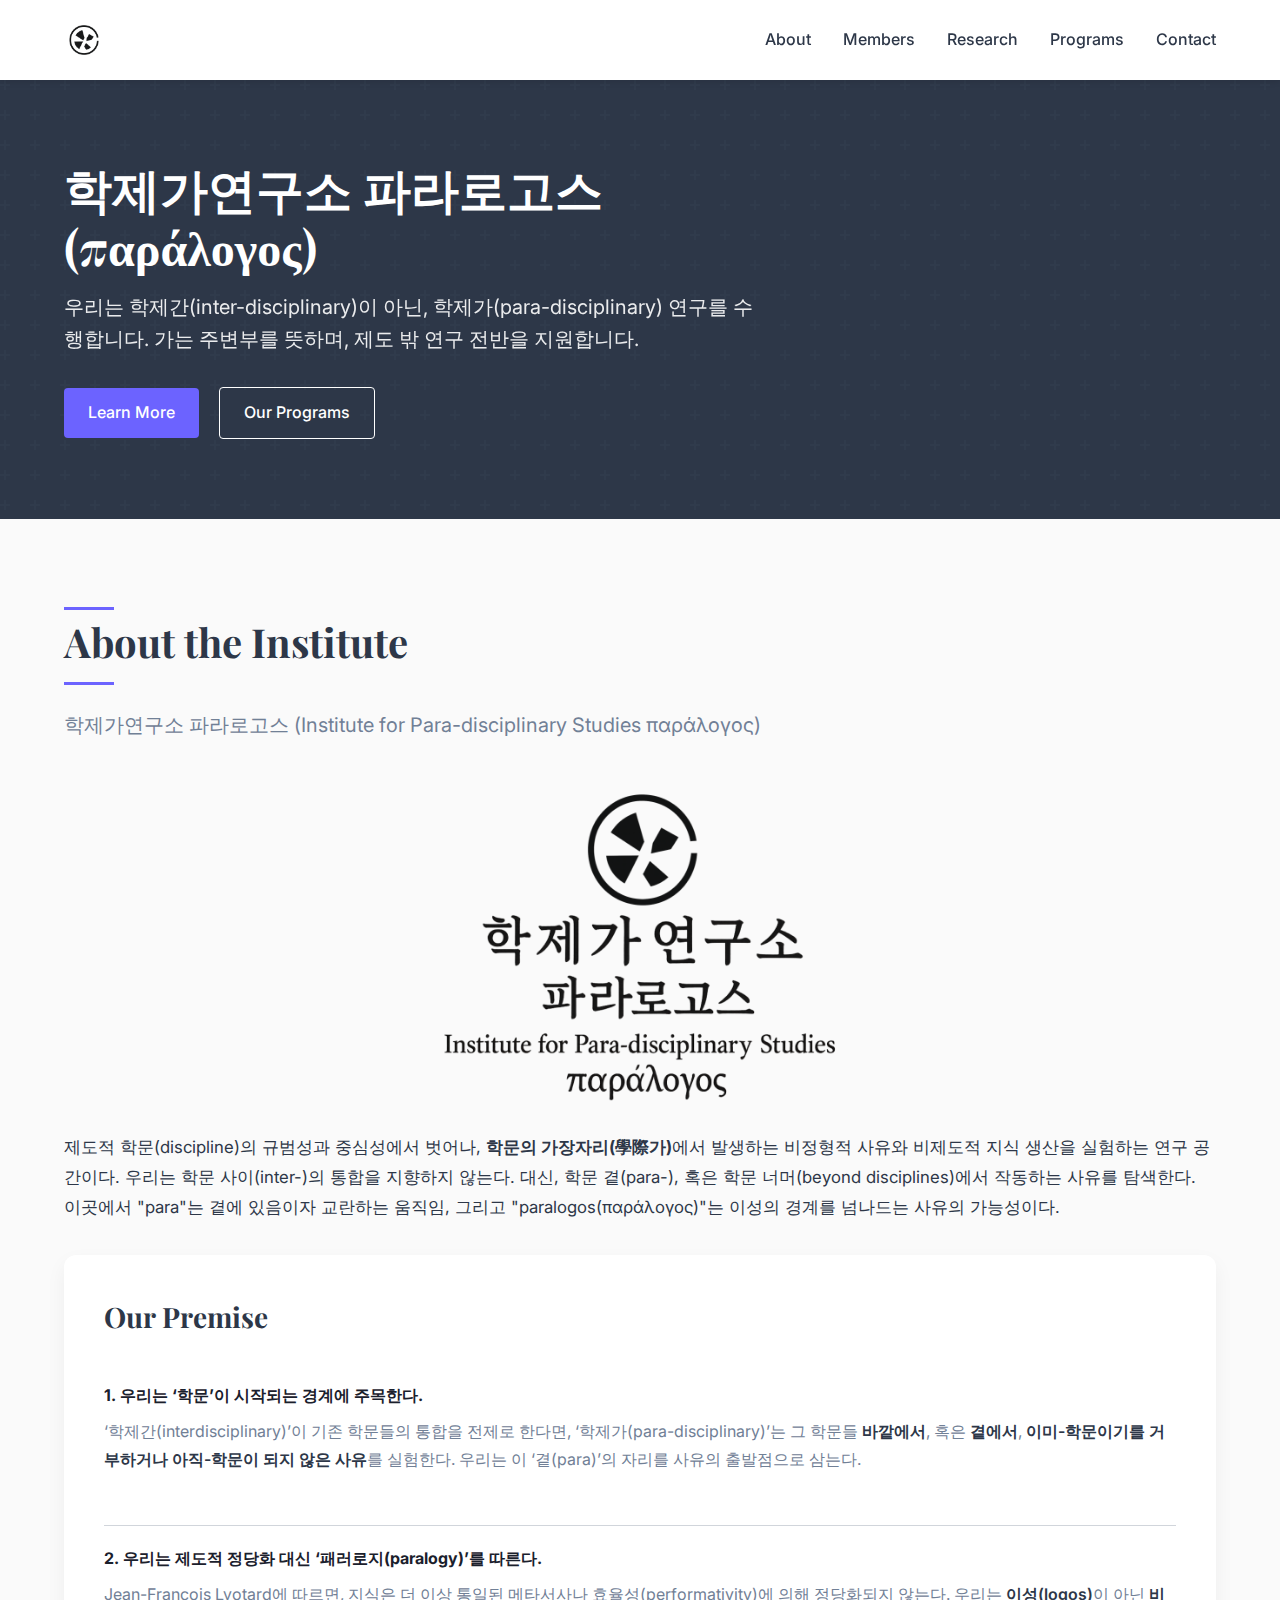
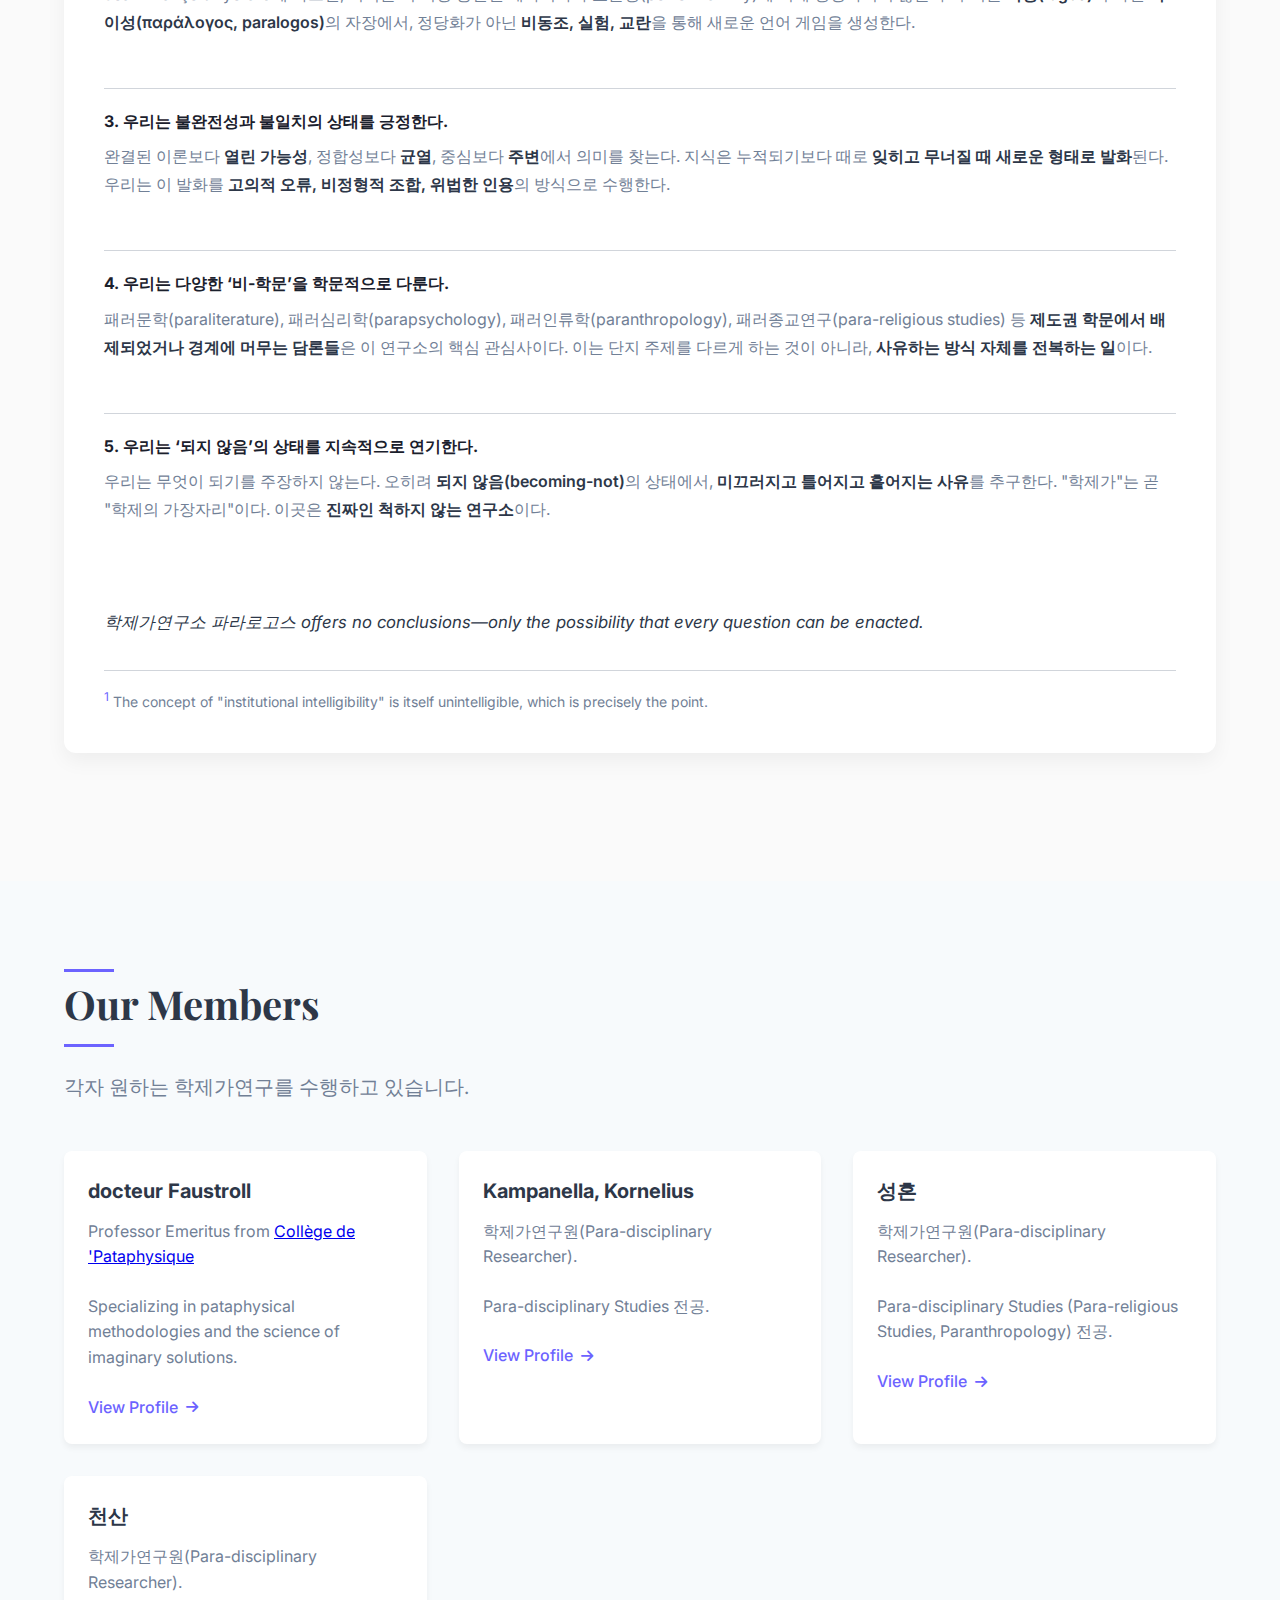
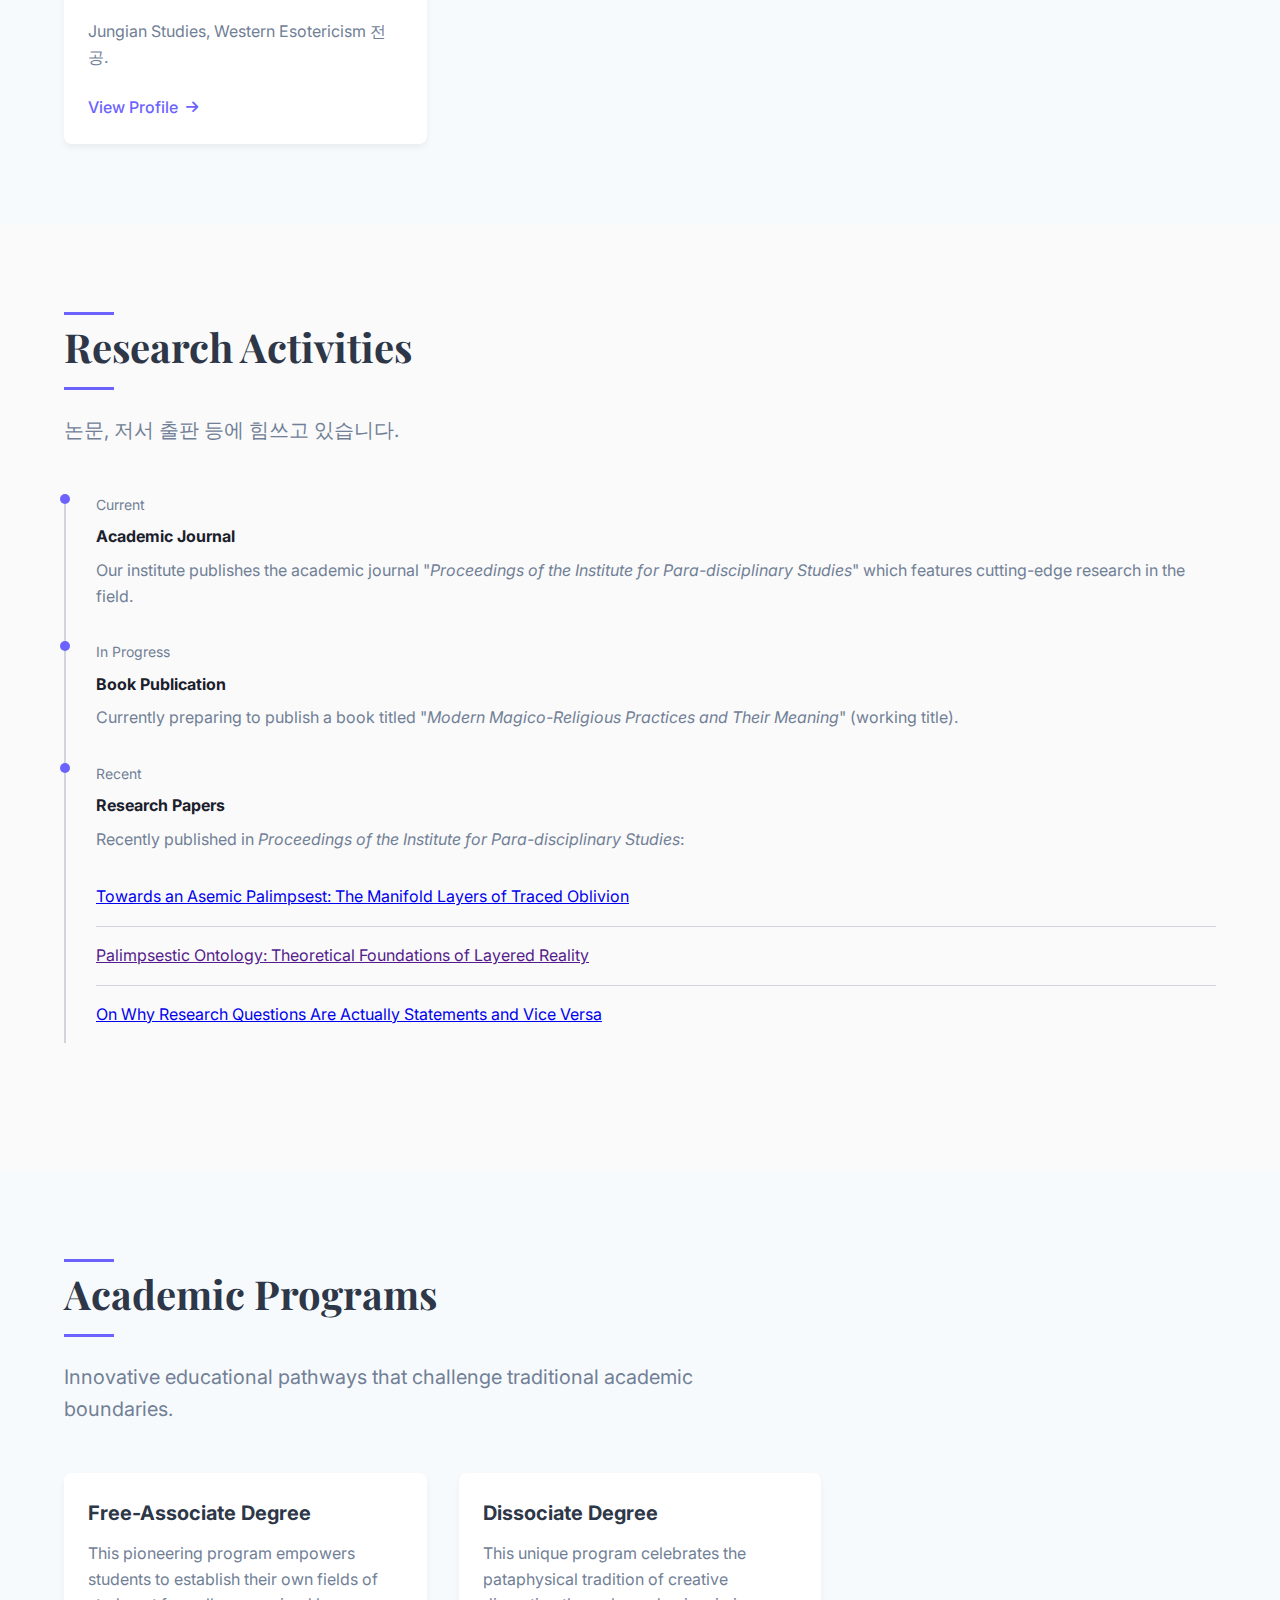
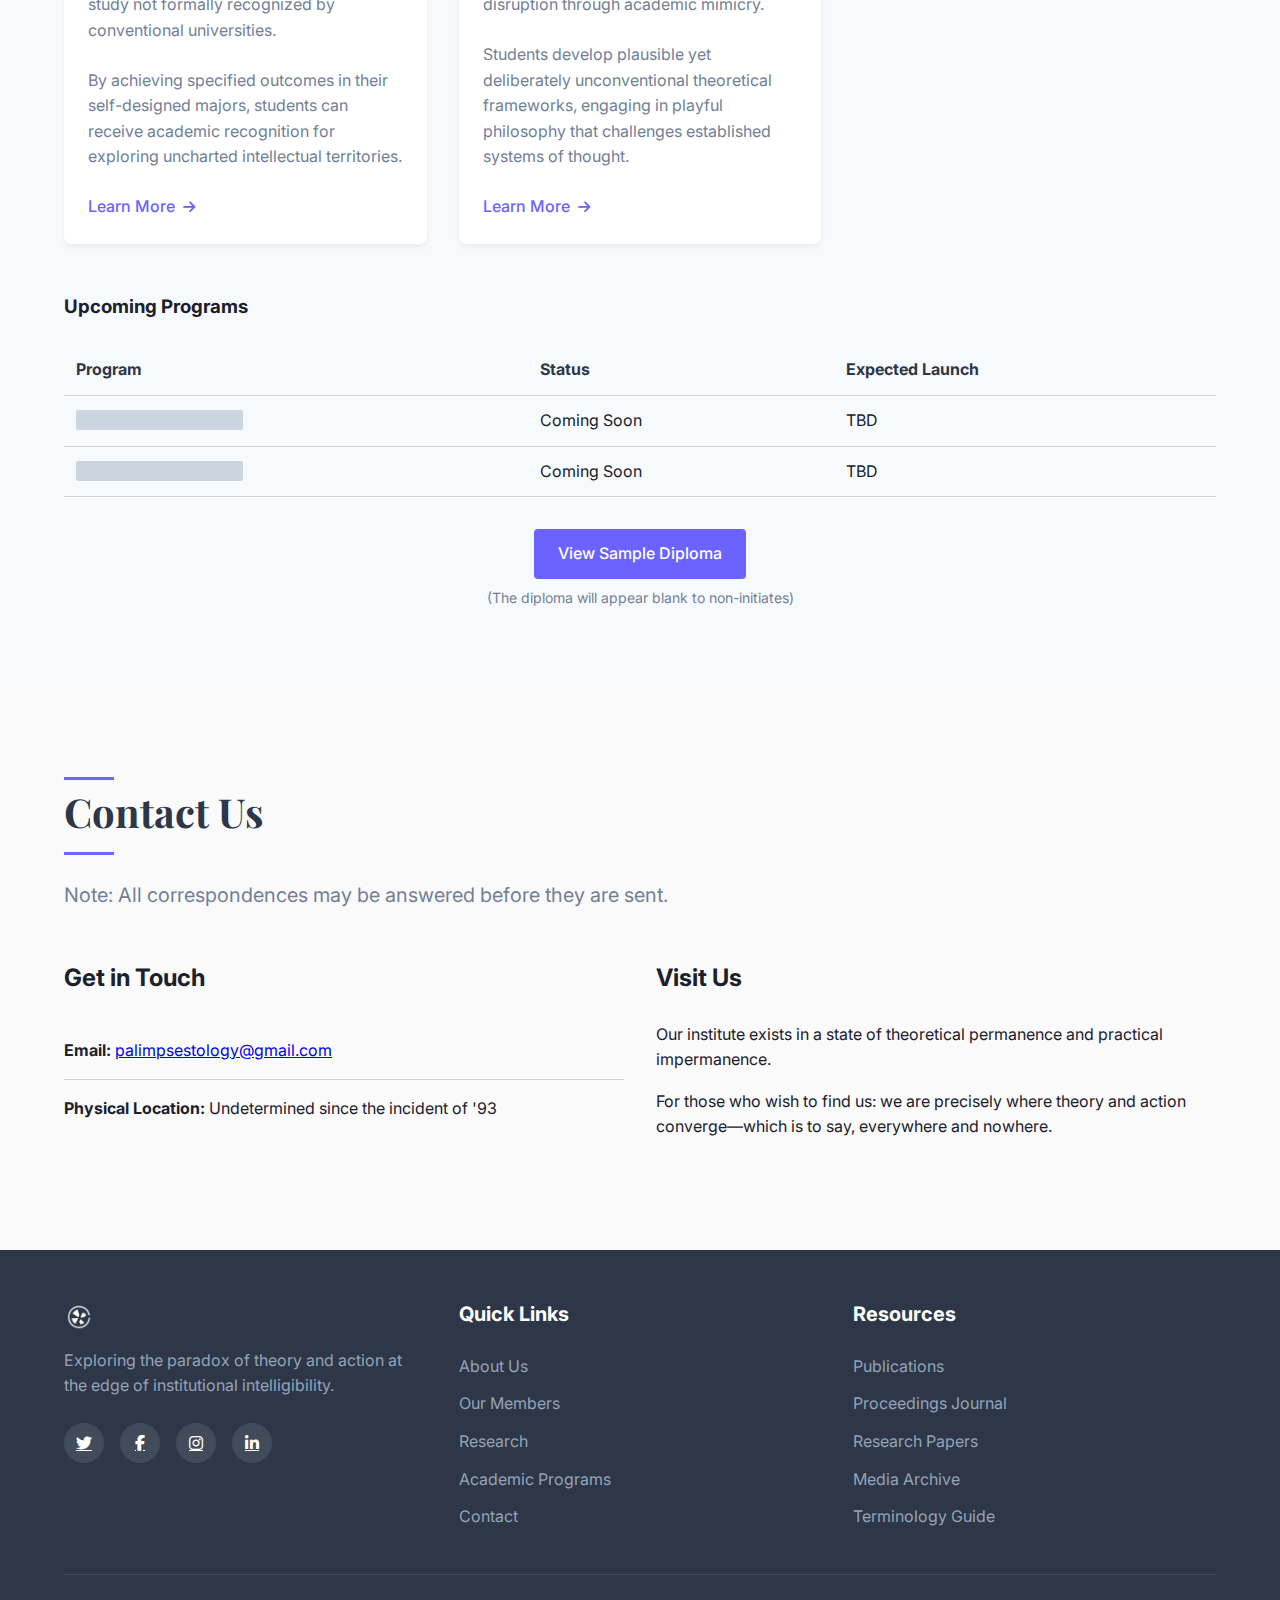
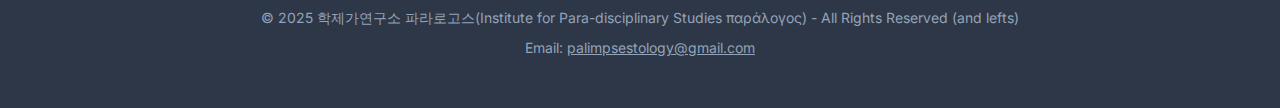
<file: index.html>
<!DOCTYPE html>
<html lang="en">
<head>
  <meta charset="UTF-8">
  <meta name="viewport" content="width=device-width, initial-scale=1.0">
  <title>Institute for Para-disciplinary Studies παράλογος (학제가연구소 파라로고스)</title>
  <link rel="stylesheet" href="https://cdnjs.cloudflare.com/ajax/libs/font-awesome/6.4.0/css/all.min.css">
  <style>
    @import url('https://fonts.googleapis.com/css2?family=Inter:wght@300;400;500;600;700&family=Playfair+Display:ital,wght@0,400;0,700;1,400&display=swap');
    
    :root {
      --primary: #2d3748;
      --secondary: #718096;
      --accent: #6c63ff;
      --light: #f7fafc;
      --dark: #1a202c;
      --muted: #94a3b8;
      --success: #48bb78;
      --danger: #e53e3e;
      --border: #d1d5db;
    }
    
    * {
      margin: 0;
      padding: 0;
      box-sizing: border-box;
    }
    
    body {
      font-family: 'Inter', -apple-system, BlinkMacSystemFont, sans-serif;
      color: var(--dark);
      line-height: 1.6;
      background-color: #fafafa;
    }
    
    .container {
      max-width: 1200px;
      margin: 0 auto;
      padding: 0 1.5rem;
    }
    
    header {
      background-color: white;
      box-shadow: 0 2px 6px rgba(0, 0, 0, 0.1);
      position: sticky;
      top: 0;
      z-index: 100;
    }
    
    .navbar {
      display: flex;
      justify-content: space-between;
      align-items: center;
      padding: 1.25rem 0;
    }
    
    .logo {
      font-family: 'Playfair Display', serif;
      font-size: 1.25rem;
      font-weight: 700;
      color: var(--primary);
    }
    
    .logo span {
      color: var(--accent);
    }
    
    .nav-links {
      display: flex;
      list-style: none;
    }
    
    .nav-links li {
      margin-left: 2rem;
    }
    
    .nav-links a {
      color: var(--primary);
      text-decoration: none;
      font-weight: 500;
      transition: color 0.3s, transform 0.3s;
    }
    
    .nav-links a:hover {
      color: var(--accent);
    }
    
    .hero {
      background-color: var(--primary);
      color: white;
      padding: 5rem 0;
      position: relative;
      overflow: hidden;
    }
    
    .hero-pattern {
      position: absolute;
      top: 0;
      left: 0;
      width: 100%;
      height: 100%;
      background-image: url("data:image/svg+xml,%3Csvg width='60' height='60' viewBox='0 0 60 60' xmlns='http://www.w3.org/2000/svg'%3E%3Cg fill='none' fill-rule='evenodd'%3E%3Cg fill='%23718096' fill-opacity='0.1'%3E%3Cpath d='M36 34v-4h-2v4h-4v2h4v4h2v-4h4v-2h-4zm0-30V0h-2v4h-4v2h4v4h2V6h4V4h-4zM6 34v-4H4v4H0v2h4v4h2v-4h4v-2H6zM6 4V0H4v4H0v2h4v4h2V6h4V4H6z'/%3E%3C/g%3E%3C/g%3E%3C/svg%3E");
      opacity: 0.5;
    }
    
    .hero-content {
      position: relative;
      z-index: 1;
      max-width: 700px;
    }
    
    .hero h1 {
      font-family: 'Playfair Display', serif;
      font-size: 3rem;
      margin-bottom: 1rem;
      line-height: 1.2;
    }
    
    .hero p {
      font-size: 1.25rem;
      margin-bottom: 2rem;
      opacity: 0.9;
    }
    
    .btn {
      display: inline-block;
      padding: 0.75rem 1.5rem;
      background-color: var(--accent);
      color: white;
      text-decoration: none;
      border-radius: 4px;
      font-weight: 500;
      transition: background-color 0.3s, transform 0.3s;
    }
    
    .btn:hover {
      background-color: #4c51bf;
    }
    
    .btn-secondary {
      background-color: transparent;
      border: 1px solid white;
      margin-left: 1rem;
    }
    
    .btn-secondary:hover {
      background-color: rgba(255, 255, 255, 0.1);
    }
    
    section {
      padding: 5rem 0;
    }
    
    .section-title {
      font-family: 'Playfair Display', serif;
      font-size: 2.5rem;
      margin-bottom: 1.5rem;
      color: var(--primary);
      position: relative;
    }
    
    .section-title::after, .section-title:before {
      content: "";
      display: block;
      width: 50px;
      height: 3px;
      background-color: var(--accent);
      margin-top: 0.5rem;
    }
    
    .section-subtitle {
      color: var(--secondary);
      font-size: 1.25rem;
      margin-bottom: 3rem;
      max-width: 700px;
    }

    .about-description {
      margin-bottom: 3rem;
    }
    
    .about-description p {
      font-size: 1.05rem;
      color: var(--primary);
      line-height: 1.8;
      margin-bottom: 2rem;
    }
    
    .about-logo {
      display: block;
      margin: 2rem auto 2.5rem auto;
      max-width: 400px;
      height: auto;
    }
    
    .palimpsest-text {
      background-color: #ffffff;
      border-radius: 12px;
      padding: 2.5rem;
      box-shadow: 0 8px 20px rgba(0, 0, 0, 0.05);
      margin-bottom: 3rem;
      transition: box-shadow 0.3s ease;
    }
    
    .palimpsest-text:hover {
      box-shadow: 0 12px 24px rgba(0, 0, 0, 0.08);
    }
    
    .palimpsest-text h3 {
      font-family: 'Playfair Display', serif;
      font-size: 1.75rem;
      margin-bottom: 1.5rem;
      color: var(--primary);
      position: relative;
    }
    
    .grid {
      display: grid;
      grid-template-columns: repeat(auto-fill, minmax(300px, 1fr));
      gap: 2rem;
    }
    
    .card {
      background-color: white;
      border-radius: 8px;
      overflow: hidden;
      box-shadow: 0 4px 6px rgba(0, 0, 0, 0.05);
      transition: transform 0.3s, box-shadow 0.3s;
    }
    
    .card:hover {
      transform: translateY(-5px);
      box-shadow: 0 10px 20px rgba(0, 0, 0, 0.1);
    }
    
    .card-body {
      padding: 1.5rem;
    }
    
    .card-title {
      font-size: 1.25rem;
      margin-bottom: 0.75rem;
      font-weight: 700;
      color: var(--primary);
    }
    
    .card-text {
      color: var(--secondary);
      margin-bottom: 1.5rem;
    }
    
    .card-link {
      color: var(--accent);
      text-decoration: none;
      font-weight: 500;
      display: inline-flex;
      align-items: center;
    }
    
    .card-link i {
      margin-left: 0.5rem;
      font-size: 0.875rem;
    }
    
    .card-link:hover {
      text-decoration: underline;
    }
    
    .list-group {
      list-style: none;
      margin-bottom: 2rem;
    }
    
    .list-group-item {
      padding: 1rem 0;
      border-bottom: 1px solid var(--border);
    }
    
    .list-group-item:last-child {
      border-bottom: none;
    }
    
    table {
      width: 100%;
      border-collapse: collapse;
      margin-bottom: 2rem;
    }
    
    th, td {
      padding: 0.75rem;
      text-align: left;
      border-bottom: 1px solid var(--border);
    }
    
    th {
      font-weight: 700;
      color: var(--primary);
      background-color: #f7fafc;
    }
    
    tr:hover {
      background-color: #f7fafc;
    }
    
    .redacted {
      background-color: #cbd5e0;
      color: transparent;
      user-select: none;
      border-radius: 2px;
      display: inline-block;
      line-height: 1;
      padding: 2px 5px;
    }
    
    footer {
      background-color: var(--primary);
      color: white;
      padding: 3rem 0;
    }
    
    .footer-content {
      display: grid;
      grid-template-columns: repeat(auto-fit, minmax(250px, 1fr));
      gap: 2rem;
    }
    
    .footer-title {
      font-size: 1.25rem;
      margin-bottom: 1.5rem;
      font-weight: 700;
    }
    
    .footer-links {
      list-style: none;
    }
    
    .footer-links li {
      margin-bottom: 0.75rem;
    }
    
    .footer-links a {
      color: var(--muted);
      text-decoration: none;
      transition: color 0.3s, transform 0.3s;
    }
    
    .footer-links a:hover {
      color: white;
    }
    
    .social-links {
      display: flex;
      list-style: none;
      margin-top: 1.5rem;
    }
    
    .social-links li {
      margin-right: 1rem;
    }
    
    .social-links a {
      display: flex;
      align-items: center;
      justify-content: center;
      width: 40px;
      height: 40px;
      background-color: rgba(255, 255, 255, 0.1);
      border-radius: 50%;
      color: white;
      transition: background-color 0.3s, transform 0.3s;
    }
    
    .social-links a:hover {
      background-color: var(--accent);
    }
    
    .copyright {
      text-align: center;
      padding-top: 2rem;
      margin-top: 2rem;
      border-top: 1px solid rgba(255, 255, 255, 0.1);
      color: var(--muted);
      font-size: 0.875rem;
    }
    
    @media (max-width: 768px) {
      .hero h1 {
        font-size: 2.5rem;
      }
      
      .hero p {
        font-size: 1rem;
      }
      
      .section-title {
        font-size: 2rem;
      }
      
      .btn {
        display: block;
        width: 100%;
        text-align: center;
        margin-bottom: 1rem;
      }
      
      .btn-secondary {
        margin-left: 0;
      }
      
      .nav-links {
        display: none;
      }

      .responsive-img {
        width: 100%;
        max-width: 100%;
      }
    }
    
    .hidden-note {
      position: relative;
    }
    
    .hidden-note::after {
      content: "?";
      position: absolute;
      top: 0;
      right: -15px;
      color: var(--muted);
      font-size: 0.75rem;
      cursor: help;
    }
    
    .hidden-note:hover::before {
      content: attr(data-note);
      position: absolute;
      top: 20px;
      right: -15px;
      width: 200px;
      padding: 0.75rem;
      background-color: var(--dark);
      color: white;
      font-size: 0.75rem;
      border-radius: 4px;
      z-index: 10;
    }
    
    .timeline {
      position: relative;
      margin: 3rem 0;
    }
    
    .timeline::before {
      content: "";
      position: absolute;
      top: 0;
      left: 0;
      height: 100%;
      width: 2px;
      background-color: var(--border);
    }
    
    .timeline-item {
      position: relative;
      padding-left: 2rem;
      margin-bottom: 2rem;
    }
    
    .timeline-item::before {
      content: "";
      position: absolute;
      top: 0;
      left: -4px;
      width: 10px;
      height: 10px;
      background-color: var(--accent);
      border-radius: 50%;
    }
    
    .timeline-date {
      font-size: 0.875rem;
      color: var(--secondary);
      margin-bottom: 0.5rem;
    }
    
    .timeline-title {
      font-weight: 700;
      margin-bottom: 0.5rem;
    }
    
    .timeline-text {
      color: var(--secondary);
    }
    
    .footnote {
      font-size: 0.875rem;
      color: var(--secondary);
      margin-top: 2rem;
      padding-top: 1rem;
      border-top: 1px solid var(--border);
    }
    
    .footnote-mark {
      vertical-align: super;
      font-size: 0.75rem;
      color: var(--accent);
    }

    .premise-list .list-group-item {
      padding: 1.25rem 0;
      border-bottom: 1px solid var(--border);
    }
    
    .premise-list .list-group-item:last-child {
      border-bottom: none;
    }
    
    .premise-list .list-group-item strong {
      display: inline;
      font-weight: 600;
      color: var(--primary);
      font-size: 1rem;
    }
    
    .premise-list .list-group-item p {
      margin-top: 0.5rem;
      font-size: 1rem;
      line-height: 1.75;
      color: var(--secondary);
      text-indent: 0;
      margin-left: 0;
    }
    
    .responsive-img {
      display: block;
      margin: 0 auto 30px auto;
      width: 500px;
      height: auto;
    }
  </style>
</head>
<body>
  <header>
    <div class="container">
      <nav class="navbar">
        <div class="logo"><img src="/img/logo.png" alt="학제가연구소 파라로고스 Logo" 
                            style="height: 40px; width: 40px; border-radius: 50%; vertical-align: middle; margin-right: 12px; object-fit: cover;"></div>
        <ul class="nav-links">
          <li><a href="#about">About</a></li>
          <li><a href="#members">Members</a></li>
          <li><a href="#research">Research</a></li>
          <li><a href="#programs">Programs</a></li>
          <li><a href="#contact">Contact</a></li>
        </ul>
      </nav>
    </div>
  </header>
  
  <section class="hero">
    <div class="hero-pattern"></div>
    <div class="container">
      <div class="hero-content">
        <h1>학제가연구소 파라로고스(παράλογος)</h1>
        <p>우리는 학제간(inter-disciplinary)이 아닌, 학제가(para-disciplinary) 연구를 수행합니다. 가는 주변부를 뜻하며, 제도 밖 연구 전반을 지원합니다.</p>
        <a href="#about" class="btn">Learn More</a>
        <a href="#programs" class="btn btn-secondary">Our Programs</a>
      </div>
    </div>
  </section>
  
<section id="about">
  <div class="container">
    <h2 class="section-title">About the Institute</h2>
    <p class="section-subtitle">
      학제가연구소 파라로고스 (Institute for Para-disciplinary Studies παράλογος)
    </p>

    <img src="/img/paralogos.png" alt="Institute Logo" class="about-logo responsive-img" />

    <div class="about-description">
      <p>
        제도적 학문(discipline)의 규범성과 중심성에서 벗어나,
        <strong>학문의 가장자리(學際가)</strong>에서 발생하는 비정형적 사유와 비제도적 지식 생산을 실험하는 연구 공간이다.
        우리는 학문 사이(inter-)의 통합을 지향하지 않는다.
        대신, 학문 곁(para-), 혹은 학문 너머(beyond disciplines)에서 작동하는 사유를 탐색한다.
        이곳에서 "para"는 곁에 있음이자 교란하는 움직임,
        그리고 "paralogos(παράλογος)"는 이성의 경계를 넘나드는 사유의 가능성이다.
      </p>
      
      <div class="palimpsest-text">
        <h3>Our Premise</h3>
        <ul class="list-group premise-list">
          <li class="list-group-item">
            <h4>1. 우리는 ‘학문’이 시작되는 경계에 주목한다.</h4>
            <p>
              ‘학제간(interdisciplinary)’이 기존 학문들의 통합을 전제로 한다면, ‘학제가(para-disciplinary)’는 그 학문들 <strong>바깥에서</strong>, 혹은 <strong>곁에서</strong>, <strong>이미-학문이기를 거부하거나 아직-학문이 되지 않은 사유</strong>를 실험한다.
              우리는 이 ‘곁(para)’의 자리를 사유의 출발점으로 삼는다.
            </p>
          </li>
          <li class="list-group-item">
            <h4>2. 우리는 제도적 정당화 대신 ‘패러로지(paralogy)’를 따른다.</h4>
            <p>
              Jean-François Lyotard에 따르면, 지식은 더 이상 통일된 메타서사나 효율성(performativity)에 의해 정당화되지 않는다.
              우리는 <strong>이성(logos)</strong>이 아닌 <strong>비이성(παράλογος, paralogos)</strong>의 자장에서,
              정당화가 아닌 <strong>비동조, 실험, 교란</strong>을 통해 새로운 언어 게임을 생성한다.
            </p>
          </li>
          <li class="list-group-item">
            <h4>3. 우리는 불완전성과 불일치의 상태를 긍정한다.</h4>
            <p>
              완결된 이론보다 <strong>열린 가능성</strong>, 정합성보다 <strong>균열</strong>, 중심보다 <strong>주변</strong>에서 의미를 찾는다.
              지식은 누적되기보다 때로 <strong>잊히고 무너질 때 새로운 형태로 발화</strong>된다.
              우리는 이 발화를 <strong>고의적 오류, 비정형적 조합, 위법한 인용</strong>의 방식으로 수행한다.
            </p>
          </li>
          <li class="list-group-item">
            <h4>4. 우리는 다양한 ‘비-학문’을 학문적으로 다룬다.</h4>
            <p>
              패러문학(paraliterature), 패러심리학(parapsychology), 패러인류학(paranthropology), 패러종교연구(para-religious studies) 등
              <strong>제도권 학문에서 배제되었거나 경계에 머무는 담론들</strong>은 이 연구소의 핵심 관심사이다.
              이는 단지 주제를 다르게 하는 것이 아니라, <strong>사유하는 방식 자체를 전복하는 일</strong>이다.
            </p>
          </li>
          <li class="list-group-item">
            <h4>5. 우리는 ‘되지 않음’의 상태를 지속적으로 연기한다.</h4>
            <p>
              우리는 무엇이 되기를 주장하지 않는다.
              오히려 <strong>되지 않음(becoming-not)</strong>의 상태에서, <strong>미끄러지고 틀어지고 흩어지는 사유</strong>를 추구한다.
              "학제가"는 곧 "학제의 가장자리"이다. 이곳은 <strong>진짜인 척하지 않는 연구소</strong>이다.
            </p>
          </li>
        </ul>
      
        <p><em>학제가연구소 파라로고스 offers no conclusions—only the possibility that every question can be enacted.</em></p>
        
        <div class="footnote">
          <span class="footnote-mark">1</span> The concept of "institutional intelligibility" is itself unintelligible, which is precisely the point.
        </div>
      </div>
    </div>
  </section>
  
  <section id="members" style="background-color: #f7fafc;">
    <div class="container">
      <h2 class="section-title">Our Members</h2>
      <p class="section-subtitle">각자 원하는 학제가연구를 수행하고 있습니다.</p>
      
      <div class="grid">
        <div class="card">
          <div class="card-body">
            <h3 class="card-title">docteur Faustroll</h3>
            <p class="card-text">Professor Emeritus from <a href="https://www.college-de-pataphysique.fr/" target="_blank">Collège de 'Pataphysique</a></p>
            <p class="card-text">Specializing in pataphysical methodologies and the science of imaginary solutions.</p>
            <a href="#" class="card-link">View Profile <i class="fas fa-arrow-right"></i></a>
          </div>
        </div>
        
<!--         <div class="card">
          <div class="card-body">
            <h3 class="card-title"><span class="redacted">Redacted</span></h3>
            <p class="card-text">Information unavailable due to complex temporal considerations.</p>
            <p class="card-text">Current research remains classified under interdimensional protocols.</p>
            <a href="#" class="card-link">Request Clearance <i class="fas fa-arrow-right"></i></a>
          </div>
        </div> -->
        
<!--         <div class="card">
          <div class="card-body">
            <h3 class="card-title">Dr. <span class="redacted">█████</span></h3>
            <p class="card-text">방문연구원(Visiting Scholar).</p>
            <p class="card-text">Specializing in non-existent research methodologies.</p>
            <a href="#" class="card-link">View Non-Profile <i class="fas fa-arrow-right"></i></a>
          </div>
        </div> -->

        <div class="card">
          <div class="card-body">
            <h3 class="card-title">Kampanella, Kornelius</h3>
            <p class="card-text">학제가연구원(Para-disciplinary Researcher).</p>
            <p class="card-text">Para-disciplinary Studies 전공.</p>
            <a href="#" class="card-link">View Profile <i class="fas fa-arrow-right"></i></a>
          </div>
        </div>
        
        <div class="card">
          <div class="card-body">
            <h3 class="card-title">성혼</h3>
            <p class="card-text">학제가연구원(Para-disciplinary Researcher).</p>
            <p class="card-text">Para-disciplinary Studies (Para-religious Studies, Paranthropology) 전공.</p>
            <a href="#" class="card-link">View Profile <i class="fas fa-arrow-right"></i></a>
          </div>
        </div>

        <div class="card">
          <div class="card-body">
            <h3 class="card-title">천산</h3>
            <p class="card-text">학제가연구원(Para-disciplinary Researcher).</p>
            <p class="card-text">Jungian Studies, Western Esotericism 전공.</p>
            <a href="#" class="card-link">View Profile <i class="fas fa-arrow-right"></i></a>
          </div>
        </div>
      </div>
    </div>
  </section>
  
  <section id="research">
    <div class="container">
      <h2 class="section-title">Research Activities</h2>
      <p class="section-subtitle">논문, 저서 출판 등에 힘쓰고 있습니다.</p>
      
      <div class="timeline">
        <div class="timeline-item">
          <div class="timeline-date">Current</div>
          <div class="timeline-title">Academic Journal</div>
          <div class="timeline-text">Our institute publishes the academic journal "<i>Proceedings of the Institute for Para-disciplinary Studies</i>" which features cutting-edge research in the field.</div>
        </div>
        
        <div class="timeline-item">
          <div class="timeline-date">In Progress</div>
          <div class="timeline-title">Book Publication</div>
          <div class="timeline-text">Currently preparing to publish a book titled "<i>Modern Magico-Religious Practices and Their Meaning</i>" (working title).</div>
        </div>
        
        <div class="timeline-item">
          <div class="timeline-date">Recent</div>
          <div class="timeline-title">Research Papers</div>
          <div class="timeline-text">
            Recently published in <i>Proceedings of the Institute for Para-disciplinary Studies</i>:
            <ul class="list-group" style="margin-top: 1rem;">
              <li class="list-group-item">
                <a href="/pdf/Towards_an_Asemic_Palimpsest.pdf">Towards an Asemic Palimpsest: The Manifold Layers of Traced Oblivion</a>
              </li>
              <li class="list-group-item">
                <a href=""/pdf/Palimpsestic_Ontology.pdf">Palimpsestic Ontology: Theoretical Foundations of Layered Reality</a>
              </li>
              <li class="list-group-item">
                <a href="#">On Why Research Questions Are Actually Statements and Vice Versa</a>
              </li>
            </ul>
          </div>
        </div>
      </div>
    </div>
  </section>
  
  <section id="programs" style="background-color: #f7fafc;">
    <div class="container">
      <h2 class="section-title">Academic Programs</h2>
      <p class="section-subtitle">Innovative educational pathways that challenge traditional academic boundaries.</p>
      
      <div class="grid">
        <div class="card">
          <div class="card-body">
            <h3 class="card-title">Free-Associate Degree</h3>
            <p class="card-text">This pioneering program empowers students to establish their own fields of study not formally recognized by conventional universities.</p>
            <p class="card-text">By achieving specified outcomes in their self-designed majors, students can receive academic recognition for exploring uncharted intellectual territories.</p>
            <a href="#" class="card-link">Learn More <i class="fas fa-arrow-right"></i></a>
          </div>
        </div>
        
        <div class="card">
          <div class="card-body">
            <h3 class="card-title">Dissociate Degree</h3>
            <p class="card-text">This unique program celebrates the pataphysical tradition of creative disruption through academic mimicry.</p>
            <p class="card-text">Students develop plausible yet deliberately unconventional theoretical frameworks, engaging in playful philosophy that challenges established systems of thought.</p>
            <a href="#" class="card-link">Learn More <i class="fas fa-arrow-right"></i></a>
          </div>
        </div>
      </div>
      
      <div style="margin-top: 3rem;">
        <h3 style="margin-bottom: 1.5rem;">Upcoming Programs</h3>
        <table>
          <thead>
            <tr>
              <th>Program</th>
              <th>Status</th>
              <th>Expected Launch</th>
            </tr>
          </thead>
          <tbody>
            <tr>
              <td><span class="redacted">Information redacted</span></td>
              <td>Coming Soon</td>
              <td>TBD</td>
            </tr>
            <tr>
              <td><span class="redacted">Information redacted</span></td>
              <td>Coming Soon</td>
              <td>TBD</td>
            </tr>
          </tbody>
        </table>
        
        <div style="margin-top: 2rem; text-align: center;">
          <a href="/pdf/diploma_example.pdf" class="btn">View Sample Diploma</a>
          <p style="font-size: 0.875rem; color: var(--secondary); margin-top: 0.5rem;">(The diploma will appear blank to non-initiates)</p>
        </div>
      </div>
    </div>
  </section>
  
  <section id="contact">
    <div class="container">
      <h2 class="section-title">Contact Us</h2>
      <p class="section-subtitle">Note: All correspondences may be answered before they are sent.</p>
      
      <div class="grid" style="grid-template-columns: repeat(auto-fit, minmax(300px, 1fr));">
        <div>
          <h3 style="margin-bottom: 1.5rem; font-size: 1.5rem;">Get in Touch</h3>
          <ul class="list-group">
            <li class="list-group-item">
              <strong>Email:</strong> <a href="mailto:palimpsestology@gmail.com">palimpsestology@gmail.com</a>
            </li>
            <li class="list-group-item">
              <strong>Physical Location:</strong> Undetermined since the incident of '93
            </li>
          </ul>
        </div>
        
        <div>
          <h3 style="margin-bottom: 1.5rem; font-size: 1.5rem;">Visit Us</h3>
          <p>Our institute exists in a state of theoretical permanence and practical impermanence.</p>
          <p style="margin-top: 1rem;">For those who wish to find us: we are precisely where theory and action converge—which is to say, everywhere and nowhere.</p>
        </div>
      </div>
    </div>
  </section>
  
  <footer>
    <div class="container">
      <div class="footer-content">
        <div>
          <div class="logo" style="color: white; margin-bottom: 1rem;"><img src="/img/logo.png" alt="학제가연구소 파라로고스 Logo" style="height: 30px; vertical-align: middle; margin-right: 10px; filter: brightness(0) invert(1);"></div>
          <p style="color: var(--muted); margin-bottom: 1.5rem;">Exploring the paradox of theory and action at the edge of institutional intelligibility.</p>
          <ul class="social-links">
            <li><a href="#"><i class="fab fa-twitter"></i></a></li>
            <li><a href="#"><i class="fab fa-facebook-f"></i></a></li>
            <li><a href="#"><i class="fab fa-instagram"></i></a></li>
            <li><a href="#"><i class="fab fa-linkedin-in"></i></a></li>
          </ul>
        </div>
        
        <div>
          <h3 class="footer-title">Quick Links</h3>
          <ul class="footer-links">
            <li><a href="#about">About Us</a></li>
            <li><a href="#members">Our Members</a></li>
            <li><a href="#research">Research</a></li>
            <li><a href="#programs">Academic Programs</a></li>
            <li><a href="#contact">Contact</a></li>
          </ul>
        </div>
        
        <div>
          <h3 class="footer-title">Resources</h3>
          <ul class="footer-links">
            <li><a href="#">Publications</a></li>
            <li><a href="#">Proceedings Journal</a></li>
            <li><a href="#">Research Papers</a></li>
            <li><a href="#">Media Archive</a></li>
            <li><a href="#">Terminology Guide</a></li>
          </ul>
        </div>
      </div>
      
      <div class="copyright">
        <p>© 2025 학제가연구소 파라로고스(Institute for Para-disciplinary Studies παράλογος) - All Rights Reserved (and lefts)</p>
        <p style="margin-top: 0.5rem;">Email: <a href="mailto:palimpsestology@gmail.com" style="color: var(--muted);">palimpsestology@gmail.com</a></p>
      </div>
    </div>
  </footer>
</body>
</html>
</file>
